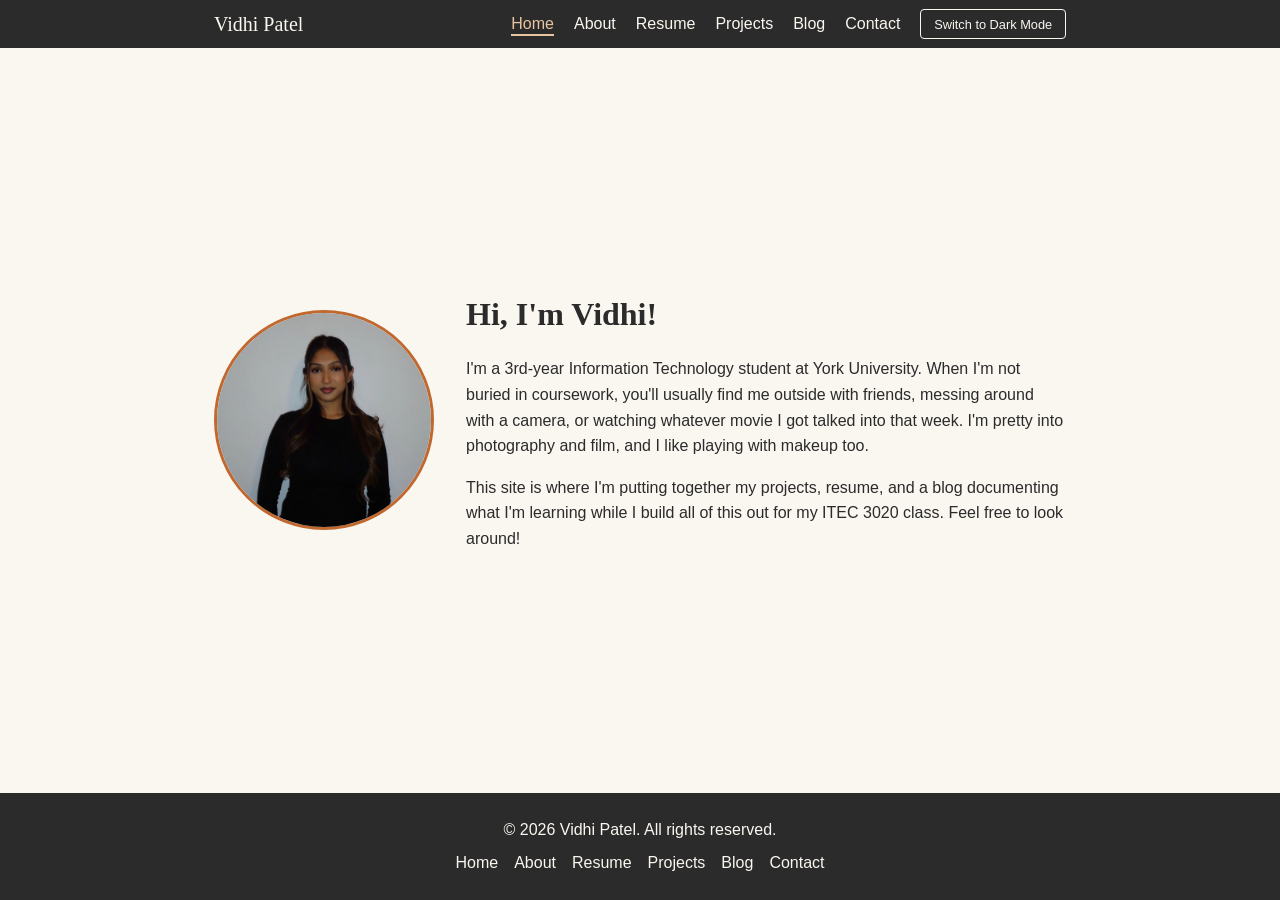
<file: index.html>
<!DOCTYPE html>
<html lang="en">
<head>
  <meta charset="UTF-8">
  <meta name="viewport" content="width=device-width, initial-scale=1.0">
  <title>Vidhi Patel - Home</title>
  <meta name="description" content="Vidhi Patel's personal portfolio - projects, resume, and a dev blog built for ITEC 3020.">
  <link rel="icon" type="image/svg+xml" href="images/favicon.svg">
  <link rel="stylesheet" href="css/style.css">
</head>
<body>

  <div id="header-placeholder"></div>

  <main class="home">
    <section class="hero">
      <!-- TODO: swap this for an actual photo of me once I have one picked out -->
      <div class="photo-placeholder">
        <img src="images/vidhi.jpg" alt="Photo of Vidhi Patel" class="profile-photo">
      </div>

      <div class="intro-text">
        <h1>Hi, I'm Vidhi!</h1>
        <p>
          I'm a 3rd-year Information Technology student at York University. When I'm not
          buried in coursework, you'll usually find me outside with friends, messing around
          with a camera, or watching whatever movie I got talked into that week.
          I'm pretty into photography and film, and I like playing with makeup too.
        </p>
        <p>
          This site is where I'm putting together my projects, resume, and a blog documenting
          what I'm learning while I build all of this out for my ITEC 3020 class. Feel free to
          look around!
        </p>
      </div>
    </section>
  </main>

  <div id="footer-placeholder"></div>

  <script src="js/theme.js"></script>
  <script src="js/components.js"></script>

</body>
</html>
</file>
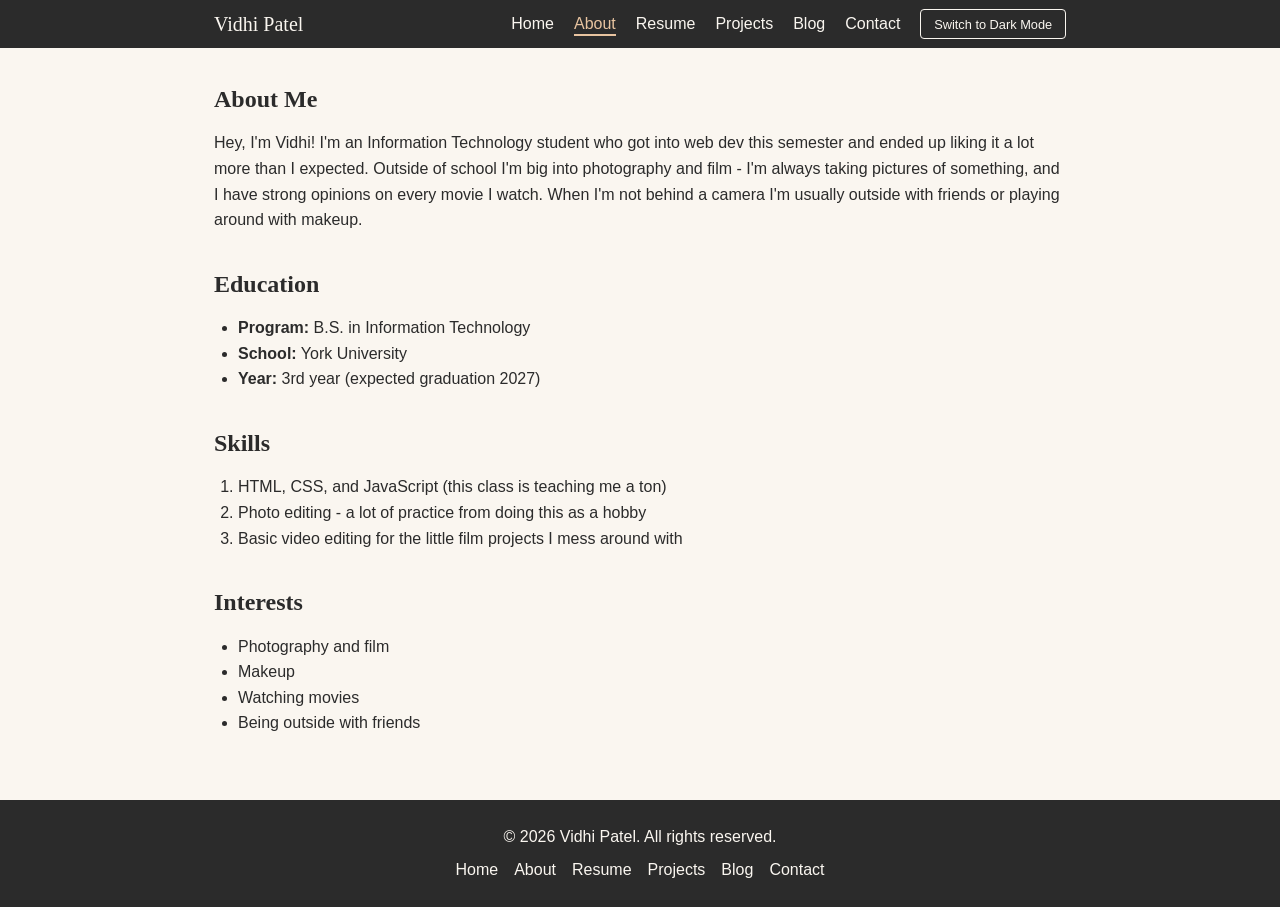
<file: about.html>
<!DOCTYPE html>
<html lang="en">
<head>
  <meta charset="UTF-8">
  <meta name="viewport" content="width=device-width, initial-scale=1.0">
  <title>Vidhi Patel - About</title>
  <meta name="description" content="About Vidhi Patel - a 3rd-year IT student at York University into web dev, photography, and film.">
  <link rel="icon" type="image/svg+xml" href="images/favicon.svg">
  <link rel="stylesheet" href="css/style.css">
</head>
<body>

  <div id="header-placeholder"></div>

  <main>
    <section class="bio">
      <h1>About Me</h1>
      <p>
        Hey, I'm Vidhi! I'm an Information Technology student who got into web dev this
        semester and ended up liking it a lot more than I expected. Outside of school I'm
        big into photography and film - I'm always taking pictures of something, and I have
        strong opinions on every movie I watch. When I'm not behind a
        camera I'm usually outside with friends or playing around with makeup.
      </p>
    </section>

    <section class="education">
      <h2>Education</h2>
      <ul>
        <li><strong>Program:</strong> B.S. in Information Technology</li>
        <li><strong>School:</strong> York University</li>
        <li><strong>Year:</strong> 3rd year (expected graduation 2027)</li>
      </ul>
    </section>

    <section class="skills">
      <h2>Skills</h2>
      <!-- ranked these roughly by how confident I feel, most to least -->
      <ol>
        <li>HTML, CSS, and JavaScript (this class is teaching me a ton)</li>
        <li>Photo editing - a lot of practice from doing this as a hobby</li>
        <li>Basic video editing for the little film projects I mess around with</li>
      </ol>
    </section>

    <section class="interests">
      <h2>Interests</h2>
      <ul>
        <li>Photography and film</li>
        <li>Makeup</li>
        <li>Watching movies</li>
        <li>Being outside with friends</li>
      </ul>
    </section>
  </main>

  <div id="footer-placeholder"></div>

  <script src="js/theme.js"></script>
  <script src="js/components.js"></script>

</body>
</html>
</file>
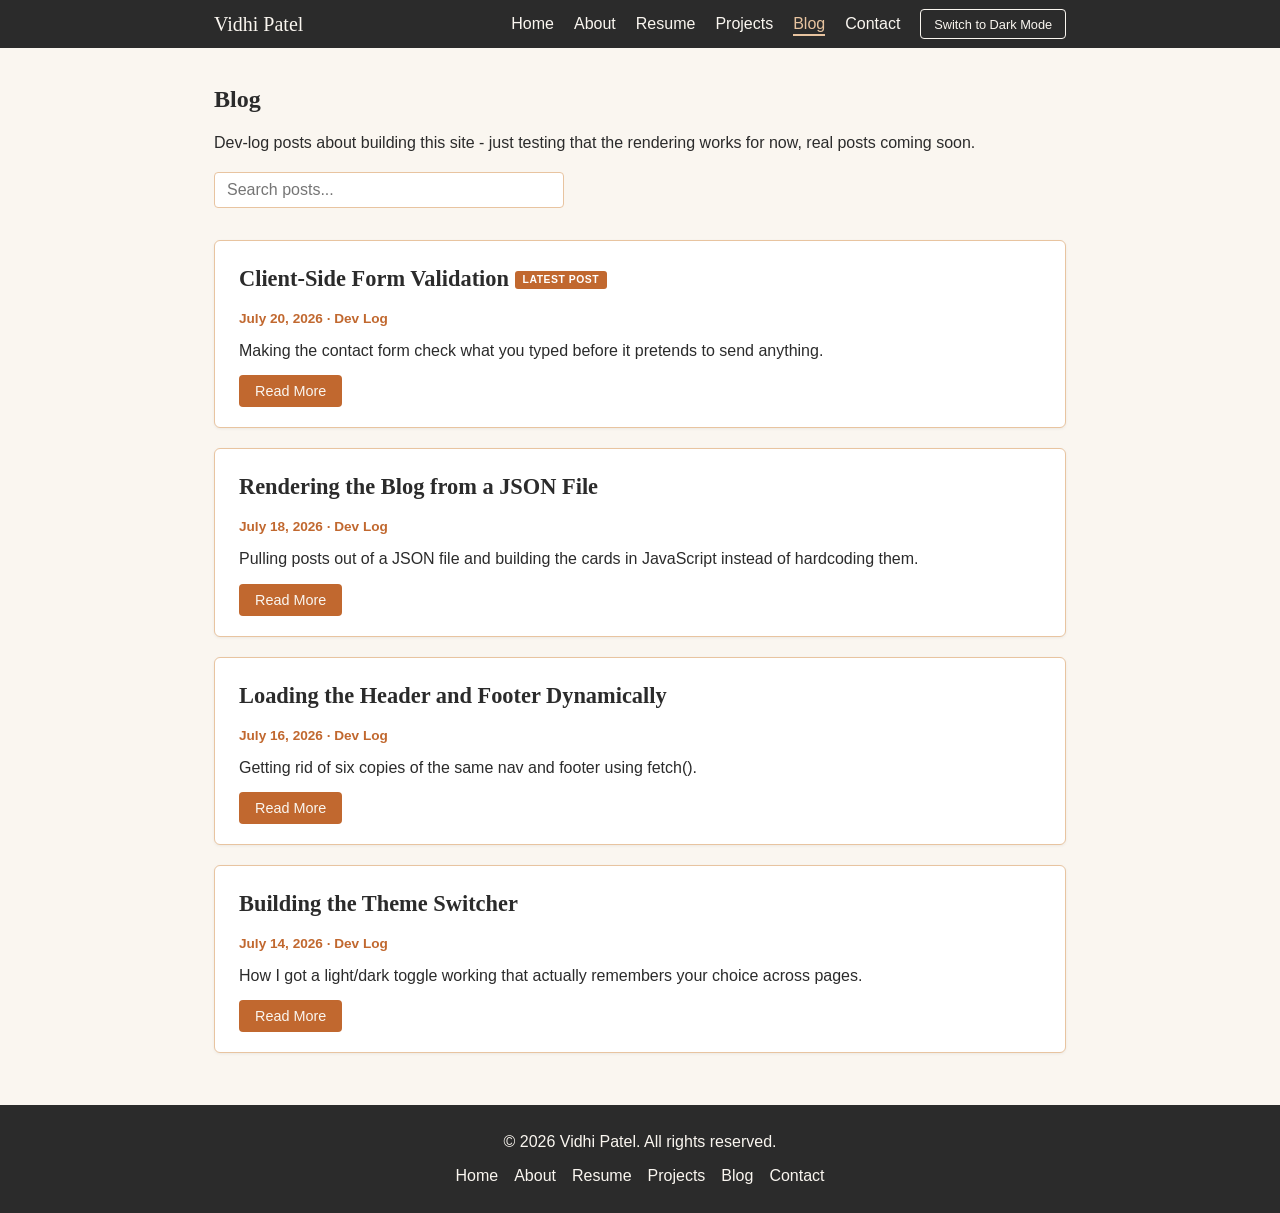
<file: blog.html>
<!DOCTYPE html>
<html lang="en">
<head>
  <meta charset="UTF-8">
  <meta name="viewport" content="width=device-width, initial-scale=1.0">
  <title>Vidhi Patel - Blog</title>
  <meta name="description" content="Dev-log posts by Vidhi Patel about building this portfolio site for ITEC 3020.">
  <link rel="icon" type="image/svg+xml" href="images/favicon.svg">
  <link rel="stylesheet" href="css/style.css">
</head>
<body>

  <div id="header-placeholder"></div>

  <main>
    <section class="blog-intro">
      <h1>Blog</h1>
      <p>Dev-log posts about building this site - just testing that the rendering works for now, real posts coming soon.</p>
      <input type="text" id="filter-input" class="filter-input" placeholder="Search posts...">
    </section>

    <!-- posts get rendered in here by js/blog.js -->
    <div id="blog-list"></div>

    <p id="no-results" class="no-results" style="display: none;">No results found.</p>
  </main>

  <div id="footer-placeholder"></div>

  <script src="js/theme.js"></script>
  <script src="js/components.js"></script>
  <script src="js/blog.js"></script>
  <script src="js/filter.js"></script>

</body>
</html>
</file>
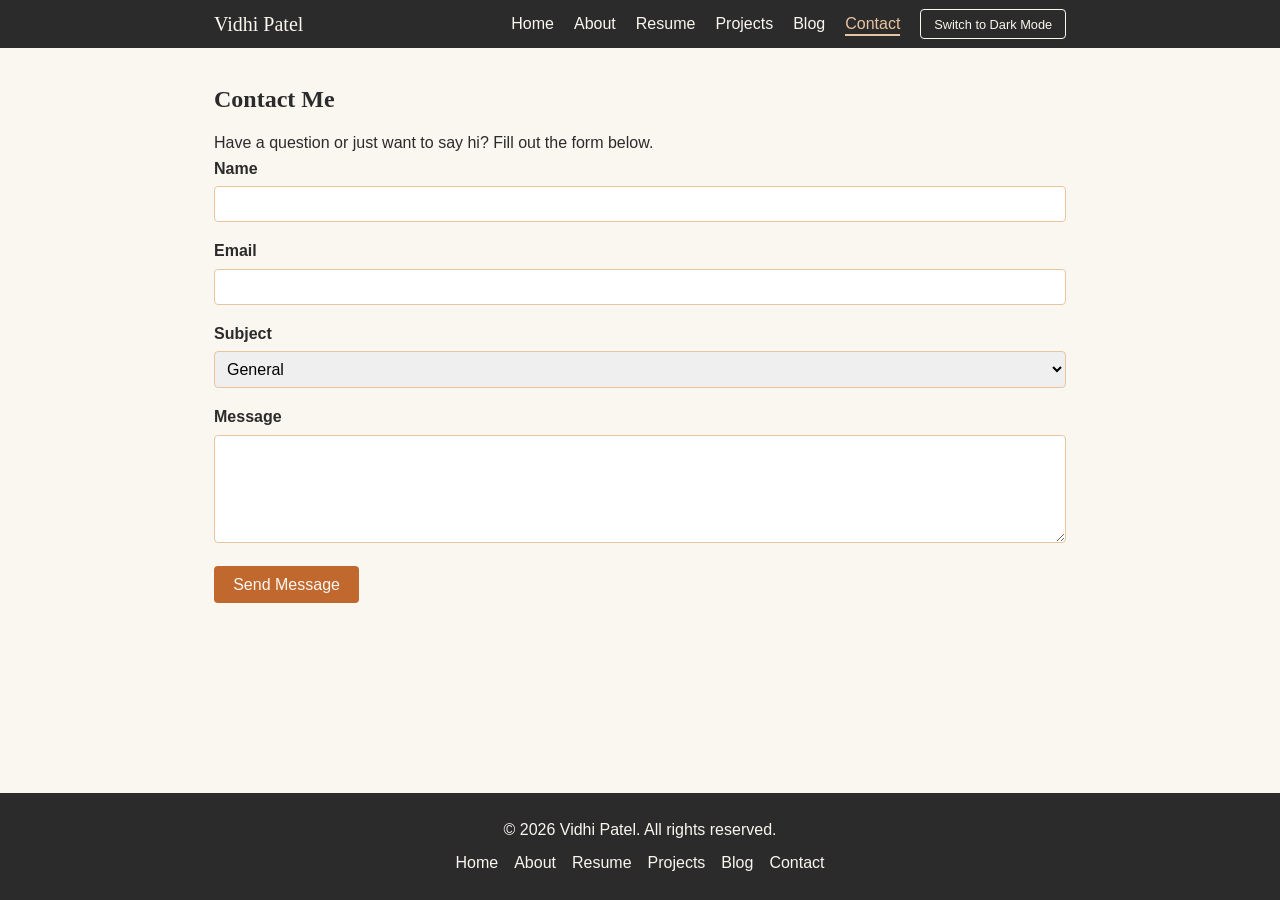
<file: contact.html>
<!DOCTYPE html>
<html lang="en">
<head>
  <meta charset="UTF-8">
  <meta name="viewport" content="width=device-width, initial-scale=1.0">
  <title>Vidhi Patel - Contact</title>
  <meta name="description" content="Get in touch with Vidhi Patel - contact form and social media links.">
  <link rel="icon" type="image/svg+xml" href="images/favicon.svg">
  <link rel="stylesheet" href="css/style.css">
</head>
<body>

  <div id="header-placeholder"></div>

  <main>
    <section class="contact-form">
      <h1>Contact Me</h1>
      <p>Have a question or just want to say hi? Fill out the form below.</p>

      <form id="contact-form">
        <div class="form-group">
          <label for="name">Name</label>
          <input type="text" id="name" name="name">
        </div>

        <div class="form-group">
          <label for="email">Email</label>
          <input type="email" id="email" name="email">
        </div>

        <div class="form-group">
          <label for="subject">Subject</label>
          <select id="subject" name="subject">
            <option value="general">General</option>
            <option value="project">Project Inquiry</option>
            <option value="other">Other</option>
          </select>
        </div>

        <div class="form-group">
          <label for="message">Message</label>
          <textarea id="message" name="message" rows="5"></textarea>
        </div>

        <button type="submit" class="btn-download">Send Message</button>
      </form>
    </section>
  </main>

  <div id="footer-placeholder"></div>

  <script src="js/theme.js"></script>
  <script src="js/components.js"></script>
  <script src="js/validate.js"></script>

</body>
</html>
</file>
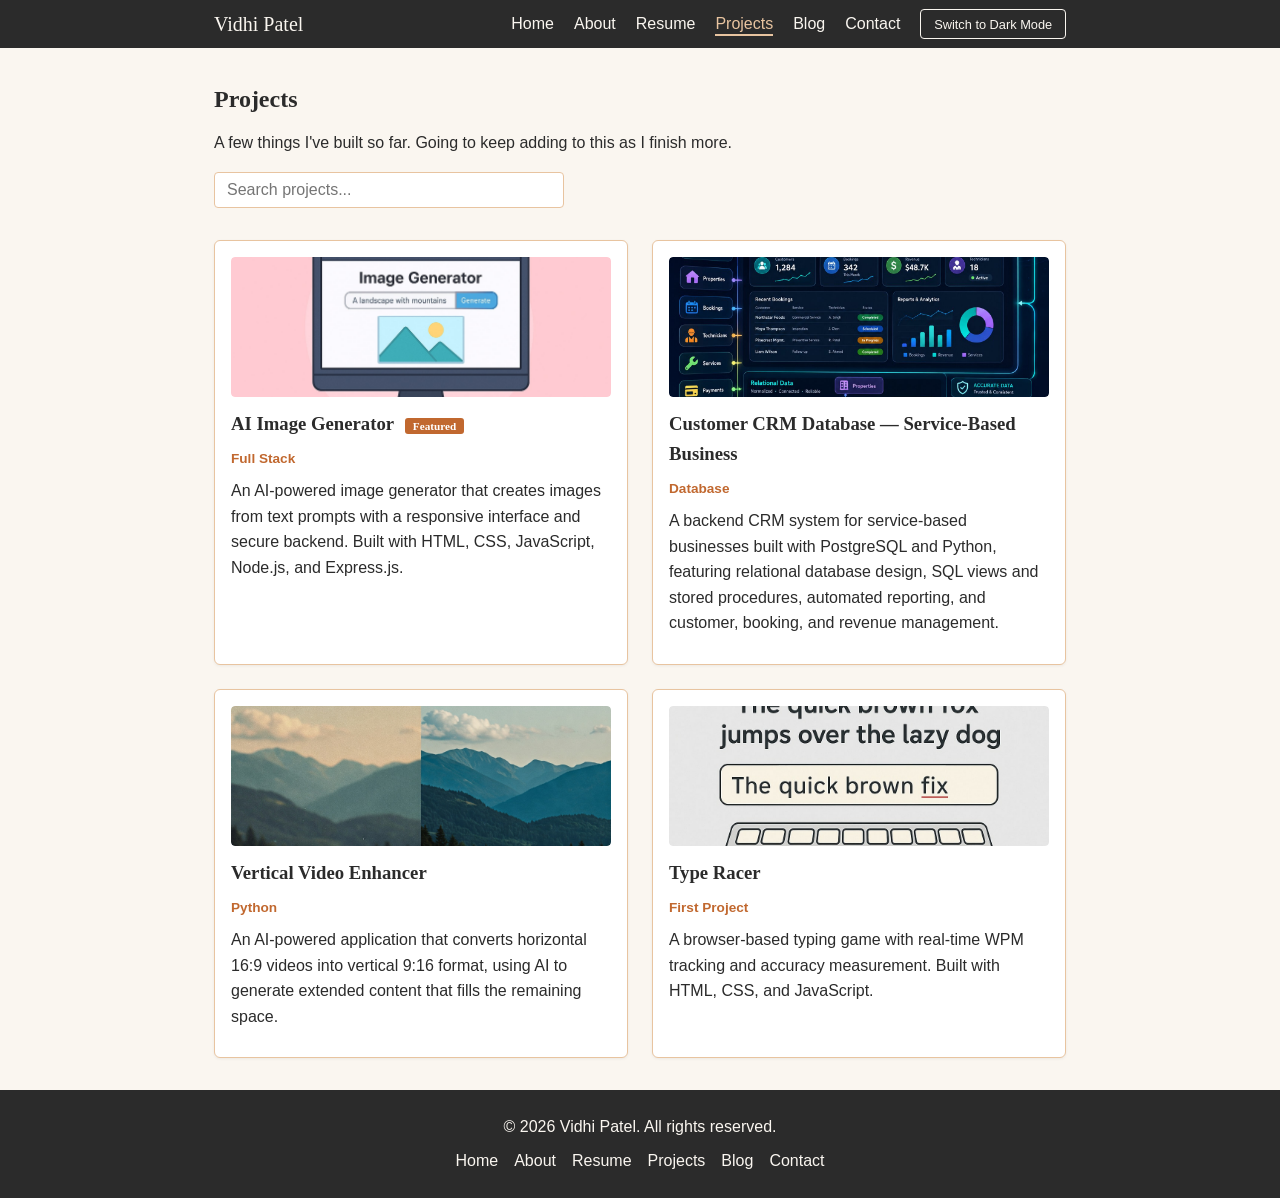
<file: projects.html>
<!DOCTYPE html>
<html lang="en">
<head>
  <meta charset="UTF-8">
  <meta name="viewport" content="width=device-width, initial-scale=1.0">
  <title>Vidhi Patel - Projects</title>
  <meta name="description" content="A gallery of projects Vidhi Patel has built, from web apps to database systems.">
  <link rel="icon" type="image/svg+xml" href="images/favicon.svg">
  <link rel="stylesheet" href="css/style.css">

  <!-- internal CSS just for this page's grid layout, keeping it here since it's page-specific -->
  <style>
    .project-grid {
      display: grid;
      grid-template-columns: repeat(2, 1fr);
      gap: 1.5rem;
      margin-top: 1.5rem;
    }

    @media (max-width: 600px) {
      .project-grid {
        grid-template-columns: 1fr;
      }
    }
  </style>
</head>
<body>

  <div id="header-placeholder"></div>

  <main>
    <section class="projects-intro">
      <h1>Projects</h1>
      <p>
        A few things I've built so far. Going to keep adding to this as I finish more.
      </p>
      <input type="text" id="filter-input" class="filter-input" placeholder="Search projects...">
    </section>

    <!-- keeping every card the same structure (img, title, tag, description, link)
         since I'll need to filter these by title/category later -->
    <div class="project-grid">

      <article class="project-card" data-category="web">
        <div class="project-img-placeholder">
          <img src="images/ai-image-generator.jpg" alt="AI Image Generator">
        </div>
        <h3>
          AI Image Generator
          <span class="featured-badge" style="background-color: var(--color-accent); color: white; padding: 0.15rem 0.5rem; border-radius: 3px; font-size: 0.7rem; margin-left: 0.4rem;">Featured</span>
        </h3>
        <p class="project-tag">Full Stack</p>
        <p>
          An AI-powered image generator that creates images from text prompts with a responsive 
          interface and secure backend. Built with HTML, CSS, JavaScript, Node.js, and Express.js.
        </p>      </article>

      <article class="project-card" data-category="database">
        <div class="project-img-placeholder">
          <img src="images/customer-crm-database.jpg" alt="Customer CRM Database">
        </div>
        <h3>Customer CRM Database — Service-Based Business</h3>
        <p class="project-tag">Database</p>
        <p>
          A backend CRM system for service-based businesses built with 
          PostgreSQL and Python, featuring relational database design, SQL views and stored 
          procedures, automated reporting, and customer, booking, and revenue management.
        </p>      </article>

      <article class="project-card" data-category="data">
        <div class="project-img-placeholder">
          <img src="images/ai-video-enhancer.jpg" alt="AI Video Enhancer">
        </div>
        <h3>Vertical Video Enhancer</h3>
        <p class="project-tag">Python</p>
        <p>
          An AI-powered application that converts horizontal 16:9 videos into vertical 
          9:16 format, using AI to generate extended content that fills the remaining space.
        </p>      </article>

      <article class="project-card" data-category="group">
        <div class="project-img-placeholder">
          <img src="images/type-racer.jpg" alt="Type Racer">
        </div>
        <h3>Type Racer</h3>
        <p class="project-tag">First Project</p>
        <p>
          A browser-based typing game with real-time WPM tracking and accuracy measurement. 
          Built with HTML, CSS, and JavaScript.
        </p>      </article>

    </div>

    <p id="no-results" class="no-results" style="display: none;">No results found.</p>
  </main>

  <div id="footer-placeholder"></div>

  <script src="js/theme.js"></script>
  <script src="js/components.js"></script>
  <script src="js/filter.js"></script>

</body>
</html>
</file>
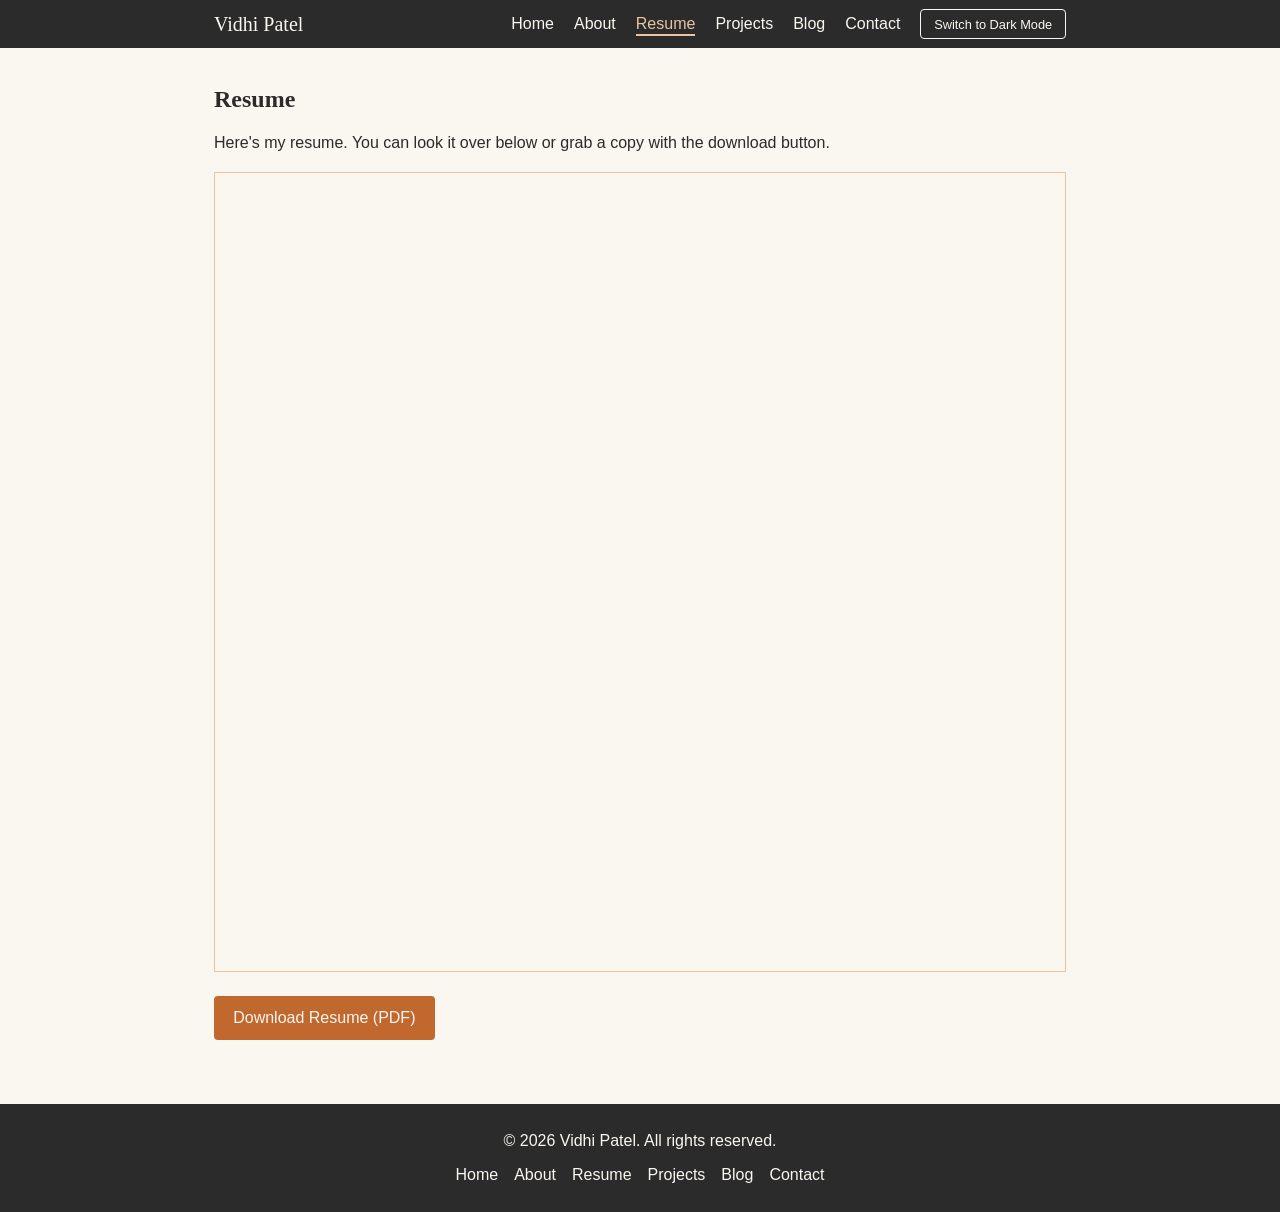
<file: resume.html>
<!DOCTYPE html>
<html lang="en">
<head>
  <meta charset="UTF-8">
  <meta name="viewport" content="width=device-width, initial-scale=1.0">
  <title>Vidhi Patel - Resume</title>
  <meta name="description" content="Vidhi Patel's resume - view it online or download a PDF copy.">
  <link rel="icon" type="image/svg+xml" href="images/favicon.svg">
  <link rel="stylesheet" href="css/style.css">
</head>
<body>

  <div id="header-placeholder"></div>

  <main>
    <section class="resume-section">
      <h1>Resume</h1>
      <p>
        Here's my resume. You can look it over below or grab a copy with the download
        button.
      </p>

      <iframe
        src="resume.pdf"
        title="Vidhi Patel's Resume"
        width="100%"
        height="800">
        Your browser doesn't support embedded PDFs - use the download link below instead.
      </iframe>

      <p>
        <a href="resume.pdf" download class="btn-download">Download Resume (PDF)</a>
      </p>
    </section>
  </main>

  <div id="footer-placeholder"></div>

  <script src="js/theme.js"></script>
  <script src="js/components.js"></script>

</body>
</html>
</file>
<file: css/style.css>
/* main stylesheet - shared across every page
   keeping colors/fonts as custom properties so I only have to change them in one spot */

:root {
  --color-bg: #faf6f0;
  --color-text: #2b2b2b;
  --color-accent: #c1682f;
  --color-accent-light: #e8c4a0;
  --color-nav-bg: #2b2b2b;
  --color-nav-text: #faf6f0;
  --color-card-bg: #ffffff;

  --font-heading: Georgia, "Times New Roman", serif;
  --font-body: Arial, Helvetica, sans-serif;

  --max-width: 900px;
}

/* dark theme overrides - toggled by js/theme.js setting data-theme on <body> */
[data-theme="dark"] {
  --color-bg: #1a1a1a;
  --color-text: #f0f0f0;
  --color-accent: #e8935a;
  --color-accent-light: #4a3626;
  --color-nav-bg: #000000;
  --color-nav-text: #f0f0f0;
  --color-card-bg: #2a2a2a;
}

/* quick reset, don't want default browser margins messing up spacing */
* {
  box-sizing: border-box;
  margin: 0;
  padding: 0;
}

body {
  font-family: var(--font-body);
  background-color: var(--color-bg);
  color: var(--color-text);
  line-height: 1.6;
  transition: background-color 0.2s ease, color 0.2s ease; /* smooths out the theme switch */
  /* full-height flex column so the footer gets pushed to the bottom even on short pages */
  min-height: 100vh;
  display: flex;
  flex-direction: column;
}

h1, h2, h3 {
  font-family: var(--font-heading);
  margin-bottom: 0.5em;
}

a {
  color: var(--color-accent);
}

/* nav bar - sticky so it stays at the top while you scroll */
#header-placeholder {
  position: sticky;
  top: 0;
  z-index: 100;
}

header {
  background-color: var(--color-nav-bg);
}

nav {
  max-width: var(--max-width);
  margin: 0 auto;
  display: flex;
  justify-content: space-between;
  align-items: center;
  padding: 0.5rem 1.5rem; /* slimmed down so the bar isn't so tall */
}

.logo {
  color: var(--color-nav-text);
  font-family: var(--font-heading);
  font-size: 1.25rem;
  text-decoration: none; /* it's a link now, drop the underline */
}

.nav-right {
  display: flex;
  align-items: center;
  gap: 1.25rem;
}

.nav-links {
  list-style: none;
  display: flex;
  gap: 1.25rem;
}

.nav-links a {
  color: var(--color-nav-text);
  text-decoration: none;
}

.nav-links a:hover {
  color: var(--color-accent-light);
}

/* current page gets highlighted - js/components.js adds .active after the header loads */
.nav-links a.active {
  color: var(--color-accent-light);
  border-bottom: 2px solid var(--color-accent-light);
  padding-bottom: 2px;
}

/* theme toggle button, lives in the nav */
#theme-toggle {
  background-color: transparent;
  border: 1px solid var(--color-nav-text);
  color: var(--color-nav-text);
  padding: 0.4rem 0.8rem;
  border-radius: 4px;
  font-size: 0.8rem;
  cursor: pointer;
}

#theme-toggle:hover {
  background-color: var(--color-accent-light);
  color: var(--color-text);
  border-color: var(--color-accent-light);
}

/* everything below the nav */
main {
  max-width: var(--max-width);
  margin: 0 auto;
  padding: 2rem 1.5rem;
  width: 100%;
  flex: 1 0 auto; /* grow to fill leftover space so the footer stays at the bottom */
}

/* home page - vertically center the hero in the leftover space between header and footer */
.home {
  display: flex;
  flex-direction: column;
  justify-content: center;
}

/* nothing comes after the hero on the home page, so drop the section margin that throws off centering */
.home .hero {
  margin-bottom: 0;
}

/* home page hero */
.hero {
  display: flex;
  gap: 2rem;
  align-items: center;
  flex-wrap: wrap;
}

.photo-placeholder {
  width: 220px;
  height: 220px;
  border: 3px solid var(--color-accent);
  border-radius: 50%;
  overflow: hidden; /* clip the photo to the circle */
  display: flex;
  align-items: center;
  justify-content: center;
  flex-shrink: 0;
}

/* fill the circle without squishing - cover crops instead of stretching */
.profile-photo {
  width: 100%;
  height: 100%;
  object-fit: cover;
}

.intro-text {
  flex: 1;
  min-width: 250px;
}

.intro-text h1 {
  font-size: 2rem;
}

/* space out the two intro paragraphs so they don't run together */
.intro-text p + p {
  margin-top: 1rem;
}

/* about page lists */
main section {
  margin-bottom: 2rem;
}

main ul, main ol {
  margin-left: 1.5rem;
  margin-top: 0.5rem;
}

/* resume page */
.resume-section iframe {
  border: 1px solid var(--color-accent-light);
  margin: 1rem 0;
}

.btn-download {
  display: inline-block;
  background-color: var(--color-accent);
  color: var(--color-nav-text);
  text-decoration: none;
  padding: 0.6rem 1.2rem;
  border-radius: 4px;
}

.btn-download:hover {
  background-color: var(--color-accent-light);
  color: var(--color-text);
}

/* projects page */
.project-card {
  background-color: var(--color-card-bg);
  border: 1px solid var(--color-accent-light);
  border-radius: 6px;
  padding: 1rem;
  display: flex;
  flex-direction: column;
  box-shadow: 0 1px 3px rgba(0, 0, 0, 0.06);
  transition: transform 0.15s ease, box-shadow 0.15s ease; /* for the hover lift */
}

.project-img-placeholder {
  width: 100%;
  height: 140px;
  border-radius: 4px;
  margin-bottom: 0.75rem;
  overflow: hidden;
}

.project-img-placeholder img {
  width: 100%;
  height: 100%;
  object-fit: cover;
  border-radius: 4px;
}

.project-tag {
  color: var(--color-accent);
  font-size: 0.85rem;
  font-weight: bold;
  margin-bottom: 0.5rem;
}

.project-card p:not(.project-tag) {
  margin-bottom: 0.75rem;
  flex-grow: 1;
}

.project-link {
  align-self: flex-start;
  background-color: var(--color-accent);
  color: var(--color-nav-text);
  text-decoration: none;
  padding: 0.5rem 1rem;
  border-radius: 4px;
}

.project-link:hover {
  background-color: var(--color-accent-light);
  color: var(--color-text);
}

/* search box used on the projects and blog pages */
.filter-input {
  width: 100%;
  max-width: 350px;
  margin-top: 1rem;
  padding: 0.5rem 0.75rem;
  border: 1px solid var(--color-accent-light);
  border-radius: 4px;
  font-family: var(--font-body);
  font-size: 1rem;
  background-color: var(--color-card-bg);
  color: var(--color-text);
}

.no-results {
  margin-top: 1rem;
  font-style: italic;
  color: var(--color-accent);
}

/* blog page - post cards, reusing the same card look as the projects page */
.post-card {
  background-color: var(--color-card-bg);
  border: 1px solid var(--color-accent-light);
  border-radius: 6px;
  padding: 1.25rem 1.5rem;
  margin-bottom: 1.25rem;
  box-shadow: 0 1px 3px rgba(0, 0, 0, 0.06);
  transition: transform 0.15s ease, box-shadow 0.15s ease;
}

/* gentle lift on hover for both card types */
.project-card:hover,
.post-card:hover {
  transform: translateY(-4px);
  box-shadow: 0 6px 16px rgba(0, 0, 0, 0.12);
}

.post-card h2 {
  font-size: 1.4rem;
}

/* little "Latest Post" tag next to the newest post's title */
.latest-badge {
  background-color: var(--color-accent);
  color: white;
  font-family: var(--font-body);
  font-size: 0.65rem;
  font-weight: bold;
  text-transform: uppercase;
  letter-spacing: 0.05em;
  padding: 0.2rem 0.5rem;
  border-radius: 3px;
  vertical-align: middle;
}

.post-meta {
  color: var(--color-accent);
  font-size: 0.85rem;
  font-weight: bold;
  margin-bottom: 0.5rem;
}

.post-summary {
  margin-bottom: 0.75rem;
}

.post-content {
  margin-bottom: 0.75rem;
}

.read-more-btn {
  background-color: var(--color-accent);
  color: var(--color-nav-text);
  border: none;
  cursor: pointer;
  padding: 0.5rem 1rem;
  border-radius: 4px;
  font-size: 0.9rem;
}

.read-more-btn:hover {
  background-color: var(--color-accent-light);
  color: var(--color-text);
}

/* contact page */
.form-group {
  margin-bottom: 1rem;
}

.form-group label {
  display: block;
  margin-bottom: 0.3rem;
  font-weight: bold;
}

.form-group input,
.form-group select,
.form-group textarea {
  width: 100%;
  padding: 0.5rem;
  border: 1px solid var(--color-accent-light);
  border-radius: 4px;
  font-family: var(--font-body);
  font-size: 1rem;
}

.contact-form button {
  border: none;
  cursor: pointer;
  font-size: 1rem;
}

/* validation feedback - red error text under a field, green box when it all passes */
.error-msg {
  display: block;
  color: #c0392b;
  font-size: 0.85rem;
  margin-top: 0.3rem;
}

.success-msg {
  background-color: #e6f4ea;
  color: #1e7e34;
  border: 1px solid #1e7e34;
  border-radius: 4px;
  padding: 1rem;
  font-weight: bold;
}

.social-list {
  list-style: none;
  display: flex;
  gap: 1.5rem;
  margin-top: 0.5rem;
}

.social-list a {
  text-decoration: none;
}

/* footer */
footer {
  background-color: var(--color-nav-bg);
  color: var(--color-nav-text);
  text-align: center;
  padding: 1.5rem;
}

.footer-links {
  list-style: none;
  display: flex;
  justify-content: center;
  gap: 1rem;
  margin-top: 0.5rem;
}

.footer-links a {
  color: var(--color-nav-text);
  text-decoration: none;
}

.footer-links a:hover {
  color: var(--color-accent-light);
}

/* mobile styles */
@media (max-width: 600px) {
  nav {
    flex-direction: column;
    align-items: flex-start;
    gap: 0.75rem;
  }

  .nav-right {
    flex-direction: column;
    align-items: flex-start;
    gap: 0.75rem;
  }

  .nav-links {
    flex-wrap: wrap;
    gap: 0.75rem 1rem;
  }

  .hero {
    flex-direction: column;
    text-align: center;
  }

  .photo-placeholder {
    width: 160px;
    height: 160px;
    margin: 0 auto;
  }

  .footer-links {
    flex-direction: column;
    gap: 0.5rem;
  }

  .social-list {
    flex-direction: column;
    gap: 0.75rem;
  }
}
</file>
